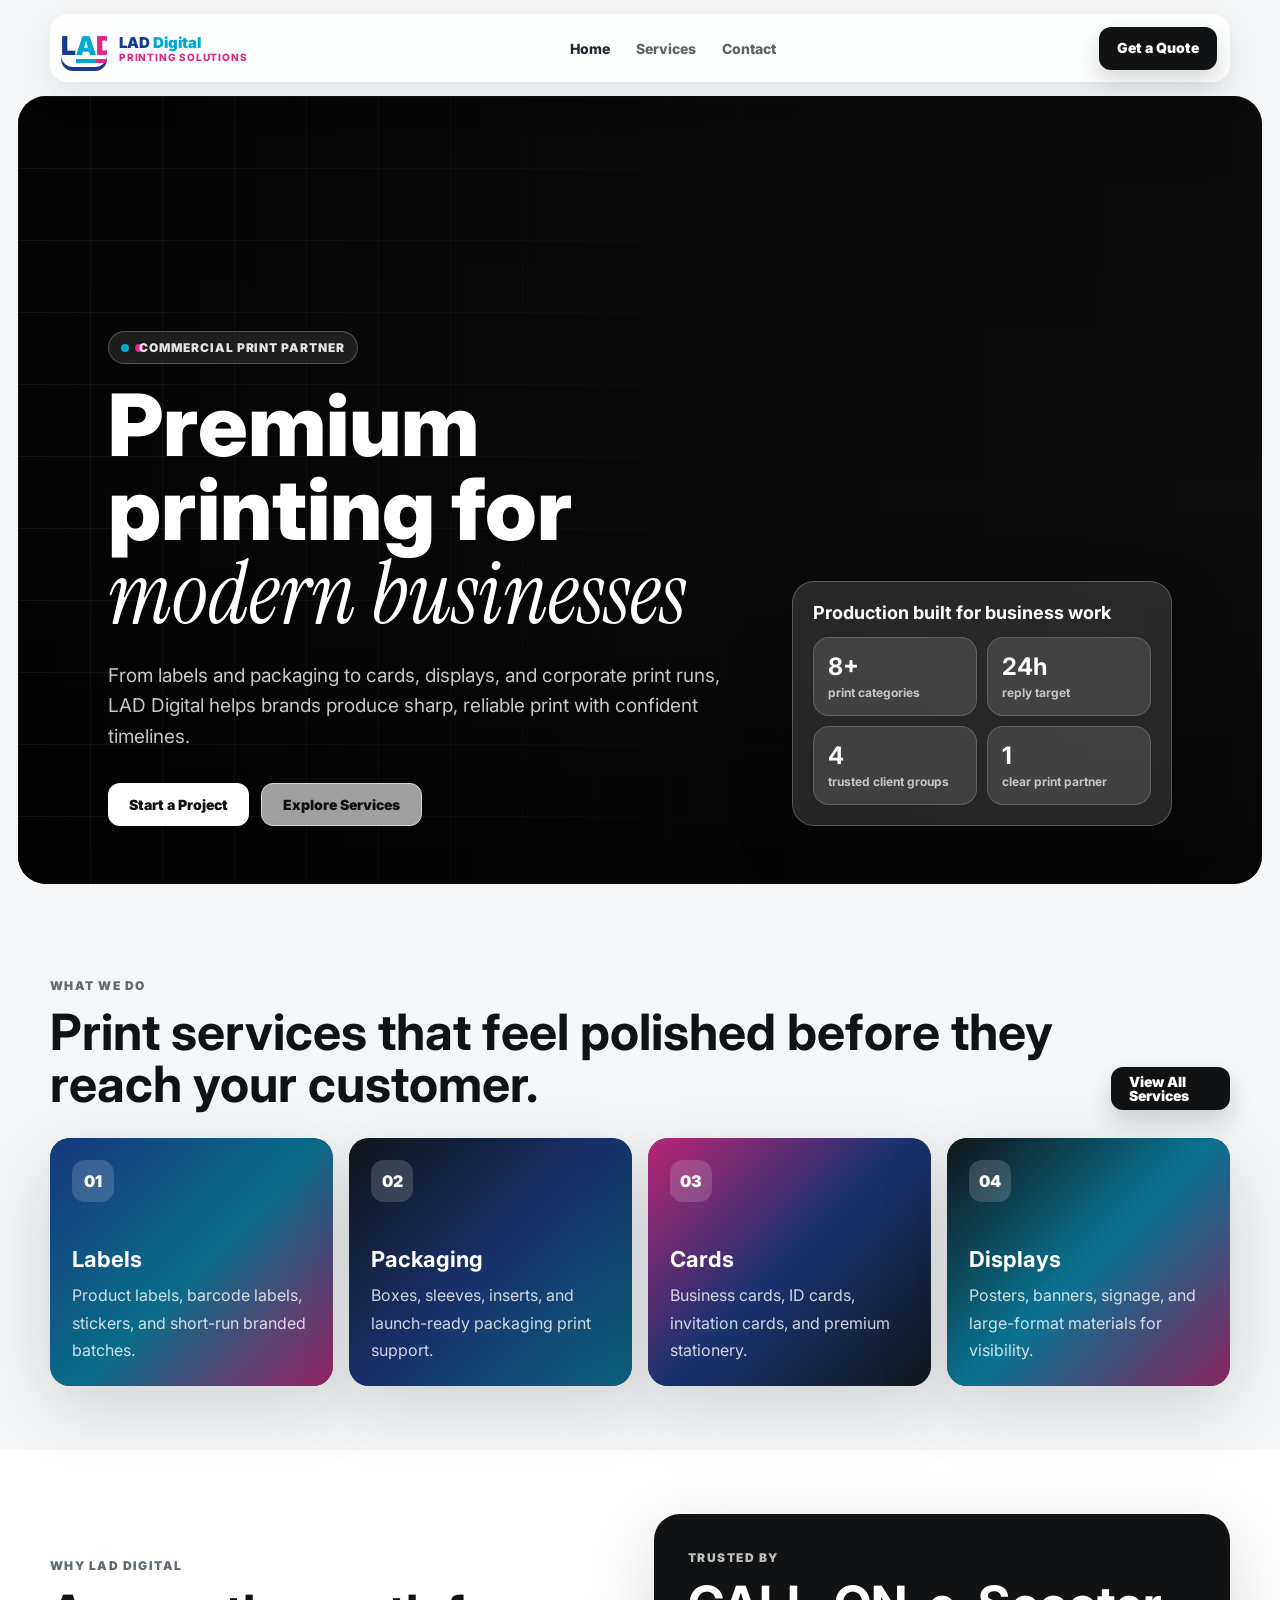
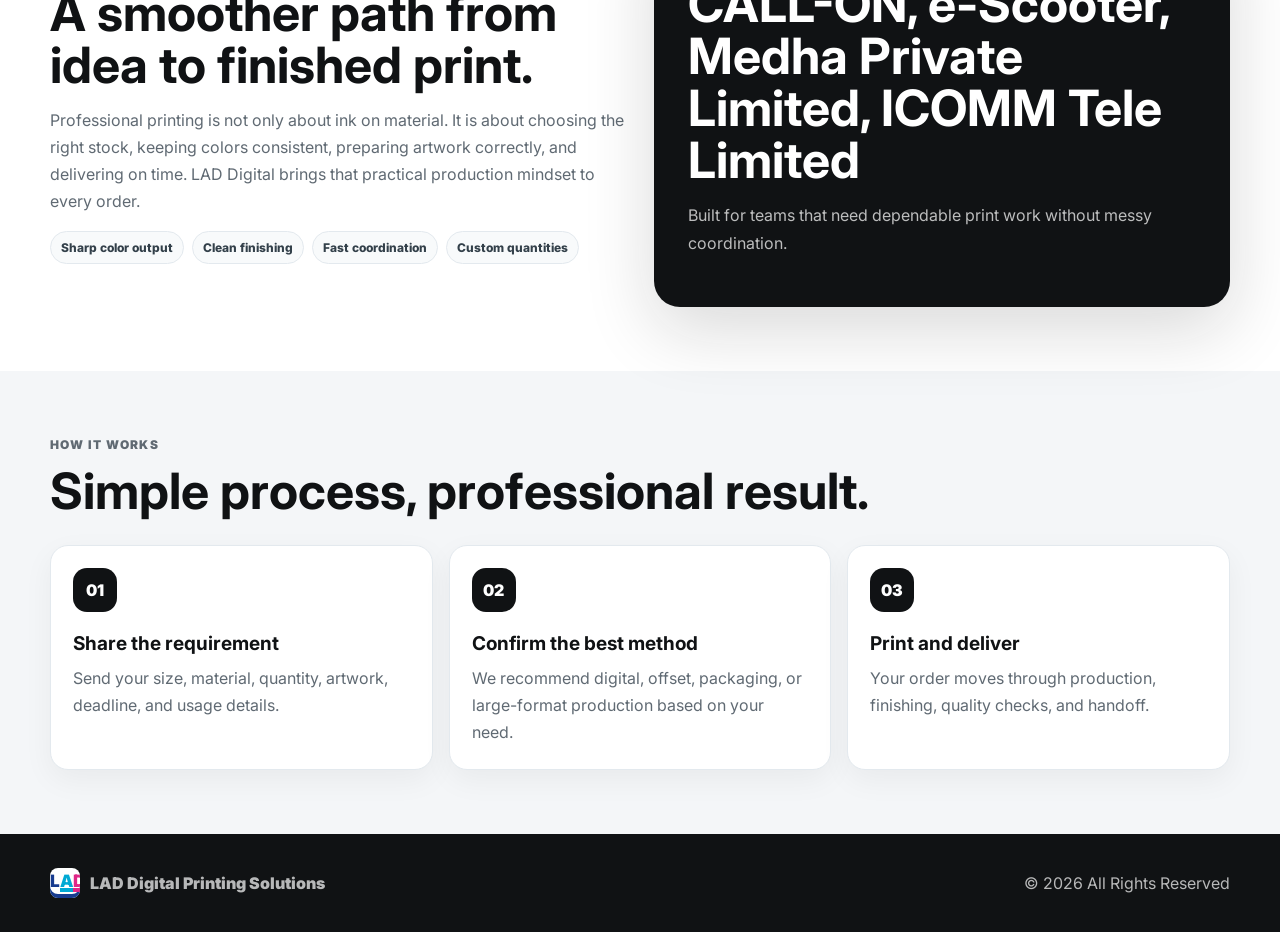
<file: index.html>
﻿<!doctype html><html lang="en"><head><meta charset="UTF-8"><meta name="viewport" content="width=device-width, initial-scale=1.0"><title>LAD Digital Printing Solutions</title><link rel="preconnect" href="https://fonts.googleapis.com"><link rel="preconnect" href="https://fonts.gstatic.com" crossorigin><link href="https://fonts.googleapis.com/css2?family=Inter:wght@400;500;600;700;800;900&family=Instrument+Serif:ital@1&display=swap" rel="stylesheet"><link rel="stylesheet" href="styles.css"></head><body><div class="site"><header class="nav-wrap"><nav class="nav"><a class="brand" href="index.html"><span class="logo"><span>L</span><span>A</span><span>D</span></span><span class="brand-text"><strong>LAD <span>Digital</span></strong><small>Printing Solutions</small></span></a><div class="nav-links"><a class="active" href="index.html">Home</a><a href="services.html">Services</a><a href="contact.html">Contact</a></div><a class="btn btn-dark" href="contact.html">Get a Quote</a></nav></header><main><section class="hero"><video src="https://d8j0ntlcm91z4.cloudfront.net/user_38xzZboKViGWJOttwIXH07lWA1P/hf_20260602_150901_c45b90ec-18d7-42ff-90e2-b95d7109e330.mp4" autoplay muted loop playsinline></video><div class="hero-inner"><div><p class="eyebrow">Commercial print partner</p><h1>Premium printing for <em>modern businesses</em></h1><p class="lead">From labels and packaging to cards, displays, and corporate print runs, LAD Digital helps brands produce sharp, reliable print with confident timelines.</p><div class="hero-actions"><a class="btn btn-light" href="contact.html">Start a Project</a><a class="btn btn-outline" href="services.html">Explore Services</a></div></div><aside class="hero-panel"><h2>Production built for business work</h2><div class="metric-grid"><div class="metric"><strong>8+</strong><span>print categories</span></div><div class="metric"><strong>24h</strong><span>reply target</span></div><div class="metric"><strong>4</strong><span>trusted client groups</span></div><div class="metric"><strong>1</strong><span>clear print partner</span></div></div></aside></div></section><section class="section"><div class="container"><div class="section-head"><div><p class="kicker">What we do</p><h2>Print services that feel polished before they reach your customer.</h2></div><a class="btn btn-dark" href="services.html">View All Services</a></div><div class="grid cards-4"><article class="service-card"><span>01</span><h3>Labels</h3><p>Product labels, barcode labels, stickers, and short-run branded batches.</p></article><article class="service-card"><span>02</span><h3>Packaging</h3><p>Boxes, sleeves, inserts, and launch-ready packaging print support.</p></article><article class="service-card"><span>03</span><h3>Cards</h3><p>Business cards, ID cards, invitation cards, and premium stationery.</p></article><article class="service-card"><span>04</span><h3>Displays</h3><p>Posters, banners, signage, and large-format materials for visibility.</p></article></div></div></section><section class="section alt"><div class="container split"><div><p class="kicker">Why LAD Digital</p><h2>A smoother path from idea to finished print.</h2><p>Professional printing is not only about ink on material. It is about choosing the right stock, keeping colors consistent, preparing artwork correctly, and delivering on time. LAD Digital brings that practical production mindset to every order.</p><div class="tag-row"><span class="tag">Sharp color output</span><span class="tag">Clean finishing</span><span class="tag">Fast coordination</span><span class="tag">Custom quantities</span></div></div><div class="feature-box"><p class="kicker">Trusted by</p><h2>CALL-ON, e-Scooter, Medha Private Limited, ICOMM Tele Limited</h2><p>Built for teams that need dependable print work without messy coordination.</p></div></div></section><section class="section"><div class="container"><div class="section-head"><div><p class="kicker">How it works</p><h2>Simple process, professional result.</h2></div></div><div class="grid cards-3 process"><article class="card card-pad"><h3>Share the requirement</h3><p>Send your size, material, quantity, artwork, deadline, and usage details.</p></article><article class="card card-pad"><h3>Confirm the best method</h3><p>We recommend digital, offset, packaging, or large-format production based on your need.</p></article><article class="card card-pad"><h3>Print and deliver</h3><p>Your order moves through production, finishing, quality checks, and handoff.</p></article></div></div></section></main><footer class="footer"><div class="container"><span class="footer-brand"><span class="logo"><span>L</span><span>A</span><span>D</span></span>LAD Digital Printing Solutions</span><span>© <span data-year></span> All Rights Reserved</span></div></footer></div><script src="script.js"></script></body></html>
</file>
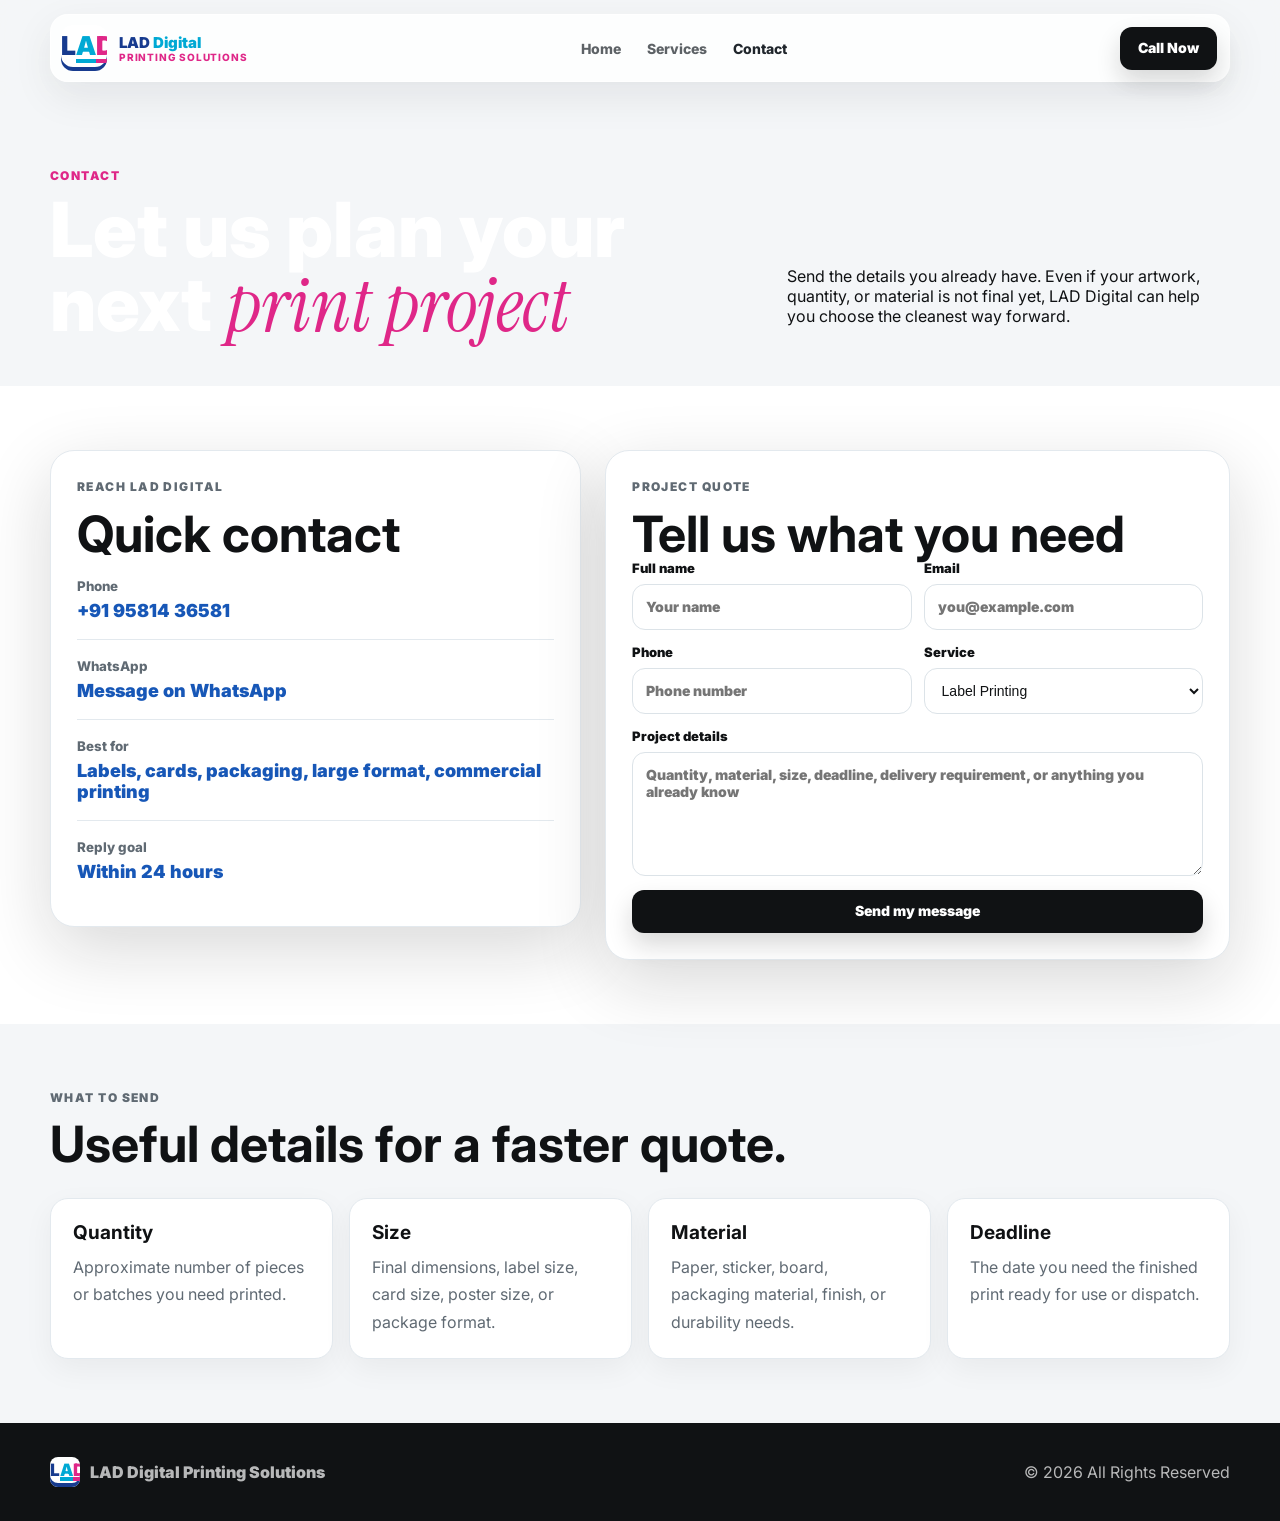
<file: contact.html>
﻿<!doctype html><html lang="en"><head><meta charset="UTF-8"><meta name="viewport" content="width=device-width, initial-scale=1.0"><title>Contact | LAD Digital Printing Solutions</title><link rel="preconnect" href="https://fonts.googleapis.com"><link rel="preconnect" href="https://fonts.gstatic.com" crossorigin><link href="https://fonts.googleapis.com/css2?family=Inter:wght@400;500;600;700;800;900&family=Instrument+Serif:ital@1&display=swap" rel="stylesheet"><link rel="stylesheet" href="styles.css"></head><body><div class="site"><header class="nav-wrap"><nav class="nav"><a class="brand" href="index.html"><span class="logo"><span>L</span><span>A</span><span>D</span></span><span class="brand-text"><strong>LAD <span>Digital</span></strong><small>Printing Solutions</small></span></a><div class="nav-links"><a href="index.html">Home</a><a href="services.html">Services</a><a class="active" href="contact.html">Contact</a></div><a class="btn btn-dark" href="tel:9581436581">Call Now</a></nav></header><main><section class="page-hero"><div class="container"><div><p class="kicker">Contact</p><h1 class="page-title">Let us plan your next <em>print project</em></h1></div><p>Send the details you already have. Even if your artwork, quantity, or material is not final yet, LAD Digital can help you choose the cleanest way forward.</p></div></section><section class="section alt"><div class="container contact-layout"><aside class="contact-card"><p class="kicker">Reach LAD Digital</p><h2>Quick contact</h2><div class="contact-line"><small>Phone</small><a href="tel:9581436581">+91 95814 36581</a></div><div class="contact-line"><small>WhatsApp</small><a href="https://wa.me/919581436581" target="_blank" rel="noopener noreferrer">Message on WhatsApp</a></div><div class="contact-line"><small>Best for</small><strong>Labels, cards, packaging, large format, commercial printing</strong></div><div class="contact-line"><small>Reply goal</small><strong>Within 24 hours</strong></div></aside><section class="contact-card"><p class="kicker">Project quote</p><h2>Tell us what you need</h2><form data-form><div class="field-row"><label>Full name<input required autocomplete="name" placeholder="Your name"></label><label>Email<input required type="email" autocomplete="email" placeholder="you@example.com"></label></div><div class="field-row"><label>Phone<input autocomplete="tel" placeholder="Phone number"></label><label>Service<select><option>Label Printing</option><option>Card Printing</option><option>Digital Printing</option><option>Offset Printing</option><option>Packaging Printing</option><option>Large Format</option><option>Custom Solution</option></select></label></div><label>Project details<textarea placeholder="Quantity, material, size, deadline, delivery requirement, or anything you already know"></textarea></label><button class="btn btn-dark" type="submit">Send my message</button></form><div class="success" data-success>Thank you. Your message is ready and LAD Digital will respond within 24 hours.</div></section></div></section><section class="section"><div class="container"><div class="section-head"><div><p class="kicker">What to send</p><h2>Useful details for a faster quote.</h2></div></div><div class="grid cards-4"><article class="card card-pad"><h3>Quantity</h3><p>Approximate number of pieces or batches you need printed.</p></article><article class="card card-pad"><h3>Size</h3><p>Final dimensions, label size, card size, poster size, or package format.</p></article><article class="card card-pad"><h3>Material</h3><p>Paper, sticker, board, packaging material, finish, or durability needs.</p></article><article class="card card-pad"><h3>Deadline</h3><p>The date you need the finished print ready for use or dispatch.</p></article></div></div></section></main><footer class="footer"><div class="container"><span class="footer-brand"><span class="logo"><span>L</span><span>A</span><span>D</span></span>LAD Digital Printing Solutions</span><span>© <span data-year></span> All Rights Reserved</span></div></footer></div><script src="script.js"></script></body></html>
</file>
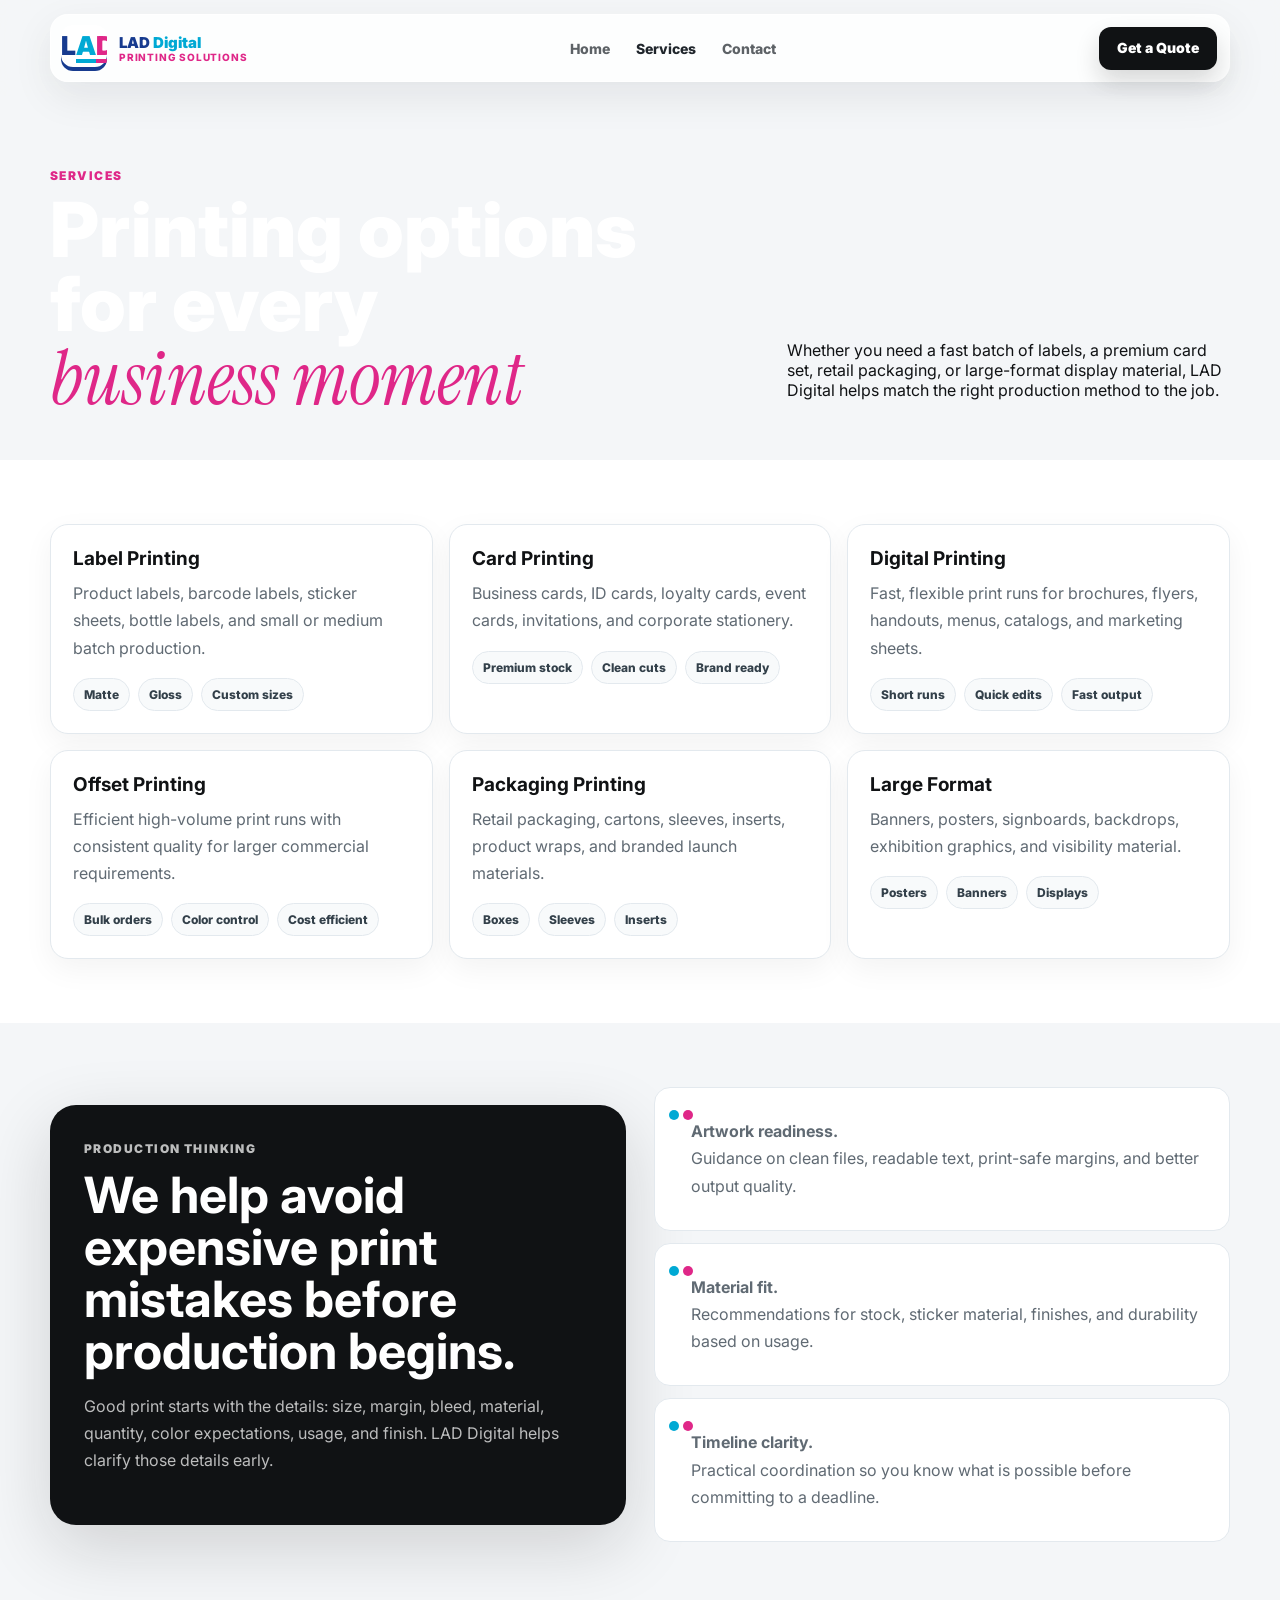
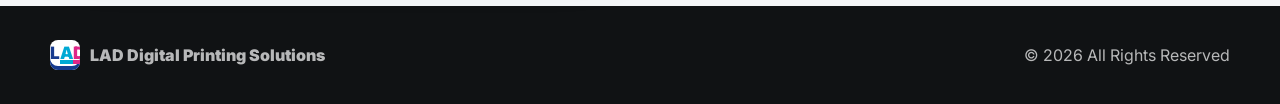
<file: services.html>
﻿<!doctype html><html lang="en"><head><meta charset="UTF-8"><meta name="viewport" content="width=device-width, initial-scale=1.0"><title>Services | LAD Digital Printing Solutions</title><link rel="preconnect" href="https://fonts.googleapis.com"><link rel="preconnect" href="https://fonts.gstatic.com" crossorigin><link href="https://fonts.googleapis.com/css2?family=Inter:wght@400;500;600;700;800;900&family=Instrument+Serif:ital@1&display=swap" rel="stylesheet"><link rel="stylesheet" href="styles.css"></head><body><div class="site"><header class="nav-wrap"><nav class="nav"><a class="brand" href="index.html"><span class="logo"><span>L</span><span>A</span><span>D</span></span><span class="brand-text"><strong>LAD <span>Digital</span></strong><small>Printing Solutions</small></span></a><div class="nav-links"><a href="index.html">Home</a><a class="active" href="services.html">Services</a><a href="contact.html">Contact</a></div><a class="btn btn-dark" href="contact.html">Get a Quote</a></nav></header><main><section class="page-hero"><div class="container"><div><p class="kicker">Services</p><h1 class="page-title">Printing options for every <em>business moment</em></h1></div><p>Whether you need a fast batch of labels, a premium card set, retail packaging, or large-format display material, LAD Digital helps match the right production method to the job.</p></div></section><section class="section alt"><div class="container"><div class="grid cards-3"><article class="card card-pad"><h3>Label Printing</h3><p>Product labels, barcode labels, sticker sheets, bottle labels, and small or medium batch production.</p><div class="tag-row"><span class="tag">Matte</span><span class="tag">Gloss</span><span class="tag">Custom sizes</span></div></article><article class="card card-pad"><h3>Card Printing</h3><p>Business cards, ID cards, loyalty cards, event cards, invitations, and corporate stationery.</p><div class="tag-row"><span class="tag">Premium stock</span><span class="tag">Clean cuts</span><span class="tag">Brand ready</span></div></article><article class="card card-pad"><h3>Digital Printing</h3><p>Fast, flexible print runs for brochures, flyers, handouts, menus, catalogs, and marketing sheets.</p><div class="tag-row"><span class="tag">Short runs</span><span class="tag">Quick edits</span><span class="tag">Fast output</span></div></article><article class="card card-pad"><h3>Offset Printing</h3><p>Efficient high-volume print runs with consistent quality for larger commercial requirements.</p><div class="tag-row"><span class="tag">Bulk orders</span><span class="tag">Color control</span><span class="tag">Cost efficient</span></div></article><article class="card card-pad"><h3>Packaging Printing</h3><p>Retail packaging, cartons, sleeves, inserts, product wraps, and branded launch materials.</p><div class="tag-row"><span class="tag">Boxes</span><span class="tag">Sleeves</span><span class="tag">Inserts</span></div></article><article class="card card-pad"><h3>Large Format</h3><p>Banners, posters, signboards, backdrops, exhibition graphics, and visibility material.</p><div class="tag-row"><span class="tag">Posters</span><span class="tag">Banners</span><span class="tag">Displays</span></div></article></div></div></section><section class="section"><div class="container split"><div class="feature-box"><p class="kicker">Production thinking</p><h2>We help avoid expensive print mistakes before production begins.</h2><p>Good print starts with the details: size, margin, bleed, material, quantity, color expectations, usage, and finish. LAD Digital helps clarify those details early.</p></div><div class="detail-list"><div class="detail"><span class="dot"></span><p><strong>Artwork readiness.</strong><br>Guidance on clean files, readable text, print-safe margins, and better output quality.</p></div><div class="detail"><span class="dot"></span><p><strong>Material fit.</strong><br>Recommendations for stock, sticker material, finishes, and durability based on usage.</p></div><div class="detail"><span class="dot"></span><p><strong>Timeline clarity.</strong><br>Practical coordination so you know what is possible before committing to a deadline.</p></div></div></div></section></main><footer class="footer"><div class="container"><span class="footer-brand"><span class="logo"><span>L</span><span>A</span><span>D</span></span>LAD Digital Printing Solutions</span><span>© <span data-year></span> All Rights Reserved</span></div></footer></div><script src="script.js"></script></body></html>
</file>
<file: styles.css>
﻿:root{--ink:#101214;--muted:#606a73;--blue:#173b8f;--cyan:#00a9d4;--pink:#df2788;--paper:#fff;--soft:#f5f7f9;--line:#e3e9ee;--dark:#0f1419;--shadow:0 22px 70px rgba(16,18,20,.16)}*{box-sizing:border-box}html{scroll-behavior:smooth}body{margin:0;font-family:Inter,system-ui,-apple-system,BlinkMacSystemFont,"Segoe UI",sans-serif;color:var(--ink);background:#f4f6f8}a{color:inherit;text-decoration:none}button,input,textarea{font:inherit}.site{min-height:100vh}.nav-wrap{position:sticky;top:0;z-index:20;padding:14px 18px;background:rgba(244,246,248,.78);backdrop-filter:blur(16px)}.nav{display:flex;align-items:center;justify-content:space-between;gap:16px;max-width:1180px;margin:auto;padding:10px 12px 10px 10px;border:1px solid rgba(255,255,255,.7);border-radius:18px;background:rgba(255,255,255,.82);box-shadow:0 14px 40px rgba(16,18,20,.08)}.brand{display:flex;align-items:center;gap:12px;min-width:0}.logo{display:grid;width:46px;height:46px;flex:0 0 auto;grid-template-columns:repeat(3,1fr);align-items:center;overflow:hidden;border-radius:12px;background:#fff;box-shadow:inset 0 -4px 0 var(--blue)}.logo span{display:block;padding-bottom:4px;text-align:center;font-size:26px;font-weight:900;line-height:1}.logo span:nth-child(1){color:var(--blue)}.logo span:nth-child(2){color:var(--cyan);box-shadow:inset 0 -4px 0 var(--cyan)}.logo span:nth-child(3){color:var(--pink);box-shadow:inset 0 -4px 0 var(--pink)}.brand-text{display:grid;gap:2px;line-height:1}.brand-text strong{color:var(--blue);font-size:15px;font-weight:900}.brand-text strong span{color:var(--cyan)}.brand-text small{color:var(--pink);font-size:10px;font-weight:800;letter-spacing:.08em;text-transform:uppercase}.nav-links{display:flex;align-items:center;gap:26px;color:#20262c;font-size:14px;font-weight:800}.nav-links a{opacity:.72}.nav-links a.active,.nav-links a:hover{opacity:1}.btn{display:inline-flex;min-height:43px;align-items:center;justify-content:center;gap:8px;border:0;border-radius:12px;cursor:pointer;font-size:14px;font-weight:900;line-height:1;transition:transform .16s ease,background .16s ease,border-color .16s ease}.btn:hover{transform:translateY(-1px)}.btn-dark{padding:0 18px;color:#fff;background:#101214;box-shadow:0 12px 24px rgba(16,18,20,.16)}.btn-light{padding:0 21px;color:#101214;background:#fff}.btn-outline{padding:0 21px;color:#101214;border:1px solid #cfd7de;background:rgba(255,255,255,.62)}.hero{position:relative;margin:0 18px 28px;min-height:calc(100vh - 112px);overflow:hidden;border-radius:28px;background:#111;isolation:isolate}.hero video{position:absolute;inset:0;width:100%;height:100%;object-fit:cover;z-index:-3}.hero:before{content:"";position:absolute;inset:0;z-index:-2;background:linear-gradient(90deg,rgba(0,0,0,.74),rgba(0,0,0,.46) 48%,rgba(0,0,0,.18)),linear-gradient(0deg,rgba(0,0,0,.62),rgba(0,0,0,.08) 48%,rgba(0,0,0,.24))}.hero:after{content:"";position:absolute;inset:0;z-index:-1;background-image:linear-gradient(rgba(255,255,255,.06) 1px,transparent 1px),linear-gradient(90deg,rgba(255,255,255,.05) 1px,transparent 1px);background-size:72px 72px;mask-image:linear-gradient(90deg,#000,transparent 72%)}.hero-inner{display:grid;max-width:1180px;min-height:calc(100vh - 112px);margin:auto;padding:clamp(26px,5vw,58px);grid-template-columns:minmax(0,1fr) 380px;align-items:end;gap:48px}.eyebrow{display:inline-flex;align-items:center;gap:10px;margin:0 0 20px;padding:8px 12px;border:1px solid rgba(255,255,255,.24);border-radius:999px;color:rgba(255,255,255,.88);background:rgba(255,255,255,.1);font-size:12px;font-weight:900;letter-spacing:.08em;text-transform:uppercase;backdrop-filter:blur(12px)}.eyebrow:before{content:"";width:8px;height:8px;border-radius:99px;background:var(--cyan);box-shadow:14px 0 0 var(--pink)}h1{max-width:760px;margin:0;color:#fff;font-size:clamp(44px,7vw,86px);font-weight:850;line-height:.97;letter-spacing:0;text-wrap:balance}h1 em{font-family:"Instrument Serif",Georgia,serif;font-weight:400}.lead{max-width:650px;margin:24px 0 0;color:rgba(255,255,255,.78);font-size:clamp(16px,2vw,19px);line-height:1.62}.hero-actions{display:flex;flex-wrap:wrap;gap:12px;margin-top:30px}.hero-panel{align-self:end;border:1px solid rgba(255,255,255,.24);border-radius:22px;padding:20px;background:rgba(255,255,255,.13);backdrop-filter:blur(16px);box-shadow:0 20px 60px rgba(0,0,0,.22)}.hero-panel h2{margin:0 0 14px;color:#fff;font-size:18px}.metric-grid{display:grid;grid-template-columns:1fr 1fr;gap:10px}.metric{padding:14px;border:1px solid rgba(255,255,255,.18);border-radius:16px;background:rgba(255,255,255,.12)}.metric strong{display:block;color:#fff;font-size:24px}.metric span{color:rgba(255,255,255,.7);font-size:12px;font-weight:700}.section{padding:64px 18px}.section.alt{background:#fff}.container{max-width:1180px;margin:auto}.section-head{display:flex;align-items:end;justify-content:space-between;gap:24px;margin-bottom:28px}.kicker{margin:0 0 10px;color:var(--pink);font-size:12px;font-weight:900;letter-spacing:.12em;text-transform:uppercase}.section h2{margin:0;font-size:clamp(30px,4vw,50px);line-height:1.04;letter-spacing:0}.section p{color:var(--muted);line-height:1.7}.grid{display:grid;gap:16px}.cards-3{grid-template-columns:repeat(3,1fr)}.cards-4{grid-template-columns:repeat(4,1fr)}.card{border:1px solid var(--line);border-radius:18px;background:#fff;box-shadow:0 10px 30px rgba(16,18,20,.05);overflow:hidden}.card-pad{padding:22px}.card h3{margin:0 0 10px;font-size:19px}.card p{margin:0}.tag-row{display:flex;flex-wrap:wrap;gap:8px;margin-top:16px}.tag{padding:8px 10px;border:1px solid var(--line);border-radius:999px;background:#f8fafb;color:#33404a;font-size:12px;font-weight:800}.service-card{position:relative;min-height:235px;padding:22px;border-radius:20px;overflow:hidden;color:#fff;background:#17202a;box-shadow:var(--shadow)}.service-card:before{content:"";position:absolute;inset:0;background:linear-gradient(135deg,rgba(23,59,143,.92),rgba(0,169,212,.62) 52%,rgba(223,39,136,.72));opacity:.9}.service-card:nth-child(2):before{background:linear-gradient(135deg,rgba(16,18,20,.94),rgba(23,59,143,.72),rgba(0,169,212,.55))}.service-card:nth-child(3):before{background:linear-gradient(135deg,rgba(223,39,136,.9),rgba(23,59,143,.76),rgba(16,18,20,.72))}.service-card:nth-child(4):before{background:linear-gradient(135deg,rgba(16,18,20,.92),rgba(0,169,212,.68),rgba(223,39,136,.62))}.service-card>*{position:relative}.service-card span{display:inline-grid;width:42px;height:42px;place-items:center;border-radius:13px;background:rgba(255,255,255,.16);font-weight:900}.service-card h3{margin:44px 0 10px;font-size:22px}.service-card p{margin:0;color:rgba(255,255,255,.8)}.process{counter-reset:step}.process .card{position:relative}.process .card:before{counter-increment:step;content:"0" counter(step);display:inline-grid;width:44px;height:44px;margin-bottom:20px;place-items:center;border-radius:14px;color:#fff;background:#101214;font-weight:900}.split{display:grid;grid-template-columns:1fr 1fr;gap:28px;align-items:center}.feature-box{border-radius:26px;padding:34px;background:#101214;color:#fff;box-shadow:var(--shadow)}.feature-box p{color:rgba(255,255,255,.72)}.client-strip{display:flex;flex-wrap:wrap;gap:10px}.client-strip span{padding:12px 14px;border:1px solid var(--line);border-radius:999px;background:#fff;font-size:13px;font-weight:900}.page-hero{padding:72px 18px 44px}.page-hero .container{display:grid;grid-template-columns:minmax(0,1.1fr) minmax(280px,.7fr);gap:42px;align-items:end}.page-title{margin:0;font-size:clamp(44px,6vw,76px);line-height:.97;letter-spacing:0}.page-title em{font-family:"Instrument Serif",Georgia,serif;font-weight:400;color:var(--pink)}.detail-list{display:grid;gap:12px}.detail{display:flex;gap:12px;align-items:flex-start;padding:14px;border:1px solid var(--line);border-radius:16px;background:#fff}.dot{width:10px;height:10px;flex:0 0 auto;margin-top:8px;border-radius:99px;background:var(--cyan);box-shadow:14px 0 0 var(--pink)}.contact-layout{display:grid;grid-template-columns:minmax(0,.85fr) minmax(320px,1fr);gap:24px;align-items:start}.contact-card{padding:26px;border-radius:24px;background:#fff;border:1px solid var(--line);box-shadow:var(--shadow)}.contact-line{display:grid;gap:6px;padding:18px 0;border-bottom:1px solid var(--line)}.contact-line:last-child{border-bottom:0}.contact-line small{color:var(--muted);font-weight:800}.contact-line strong,.contact-line a{font-size:18px;font-weight:900;color:#1757b7}form{display:grid;gap:14px}.field-row{display:grid;grid-template-columns:1fr 1fr;gap:12px}label{display:grid;gap:8px;font-size:13px;font-weight:900}input,textarea,select{width:100%;border:1px solid #dce3e8;border-radius:13px;outline:0;background:#fff;color:#101214;font-size:14px}input,select{height:46px;padding:0 13px}textarea{min-height:124px;padding:13px;resize:vertical}input:focus,textarea:focus,select:focus{border-color:#101214;box-shadow:0 0 0 4px rgba(16,18,20,.08)}.footer{padding:34px 18px;color:rgba(255,255,255,.7);background:#101214}.footer .container{display:flex;align-items:center;justify-content:space-between;gap:20px}.footer-brand{display:flex;align-items:center;gap:10px;font-weight:900}.footer .logo{width:30px;height:30px;border-radius:8px}.footer .logo span{font-size:17px;padding-bottom:2px}.success{display:none;padding:20px;border-radius:18px;background:#f0fbf5;color:#146c42;font-weight:900}.success.show{display:block}@media(max-width:960px){.nav-links{display:none}.hero-inner,.page-hero .container,.split,.contact-layout{grid-template-columns:1fr}.hero-panel{max-width:560px}.cards-3,.cards-4{grid-template-columns:1fr 1fr}.hero{min-height:auto}.hero-inner{min-height:calc(100vh - 112px)}}@media(max-width:640px){.nav-wrap{padding:10px}.brand-text{display:none}.hero{margin:0 10px 18px;border-radius:22px}.hero-inner{padding:22px;min-height:auto}.hero-actions .btn{width:100%}.metric-grid,.cards-3,.cards-4,.field-row{grid-template-columns:1fr}.section{padding:46px 14px}.section-head{display:block}.page-hero{padding:44px 14px 28px}.footer .container{align-items:flex-start;flex-direction:column}}
</file>
